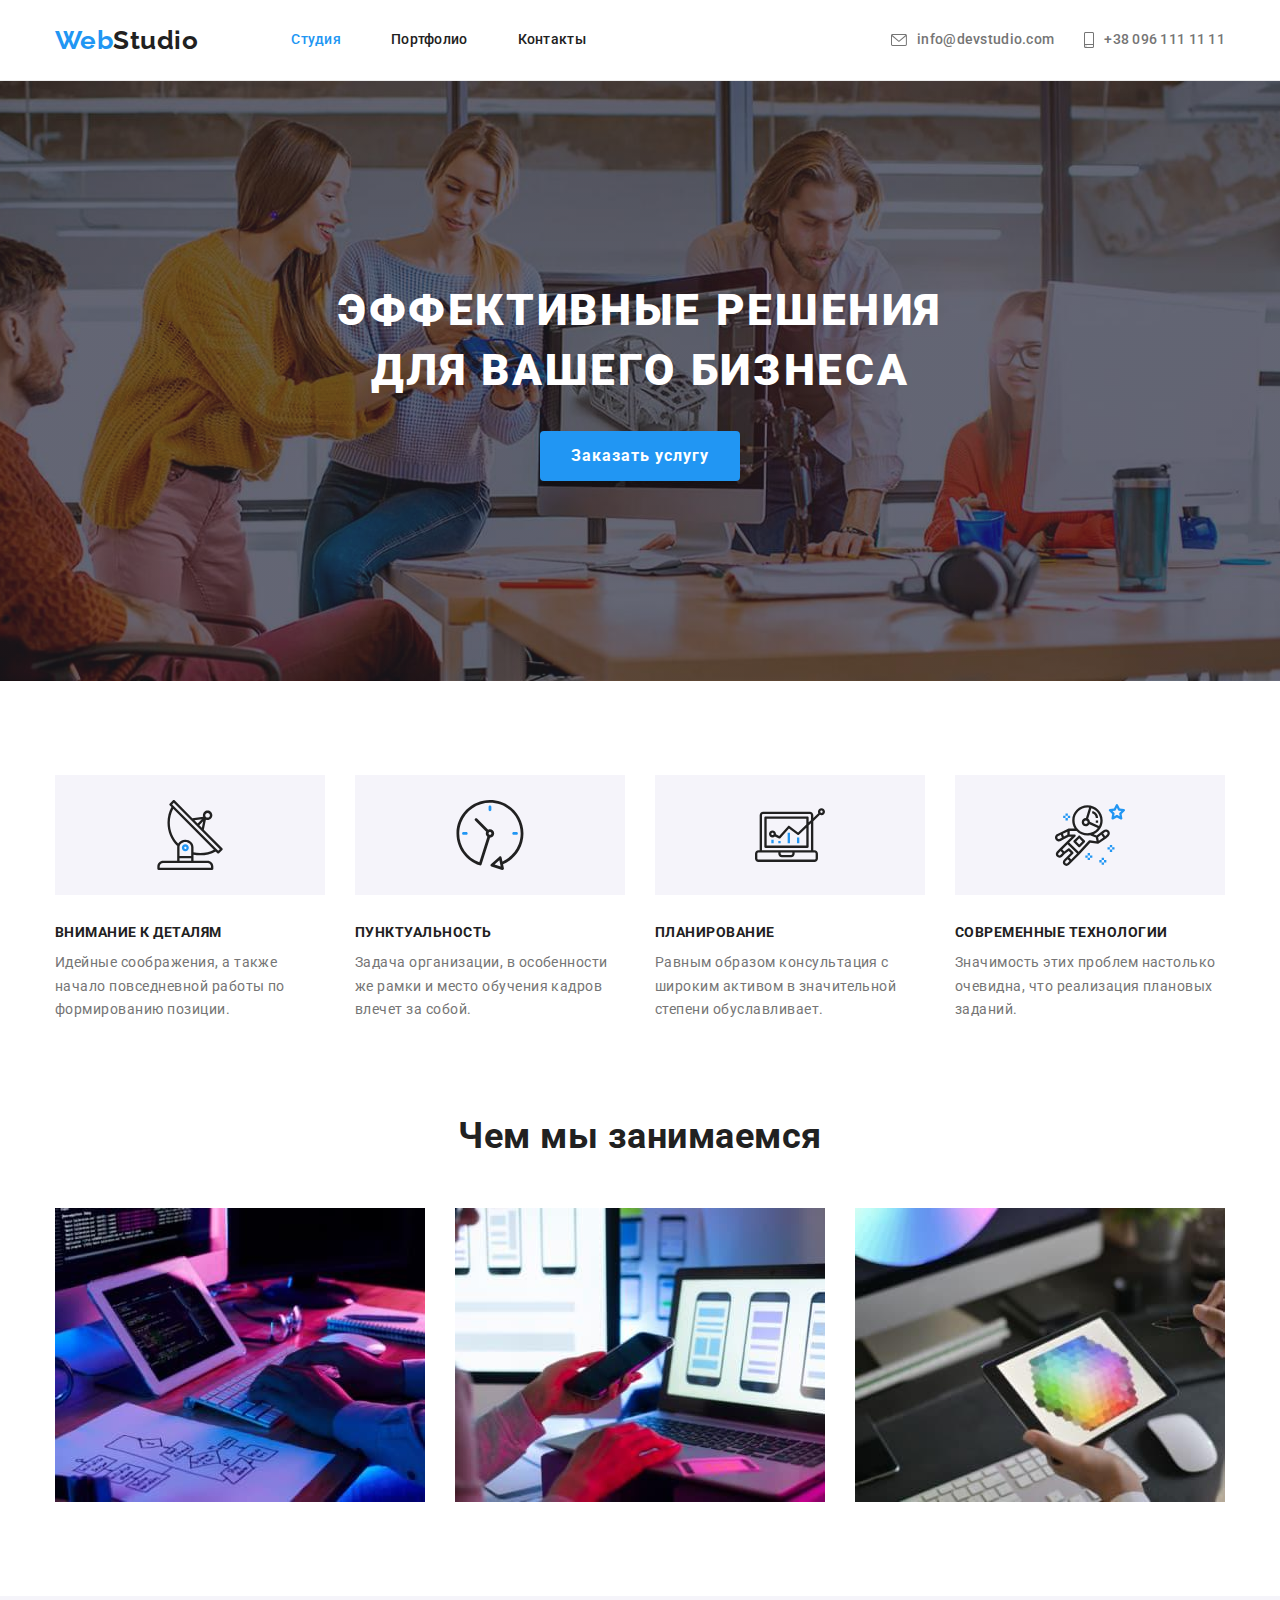
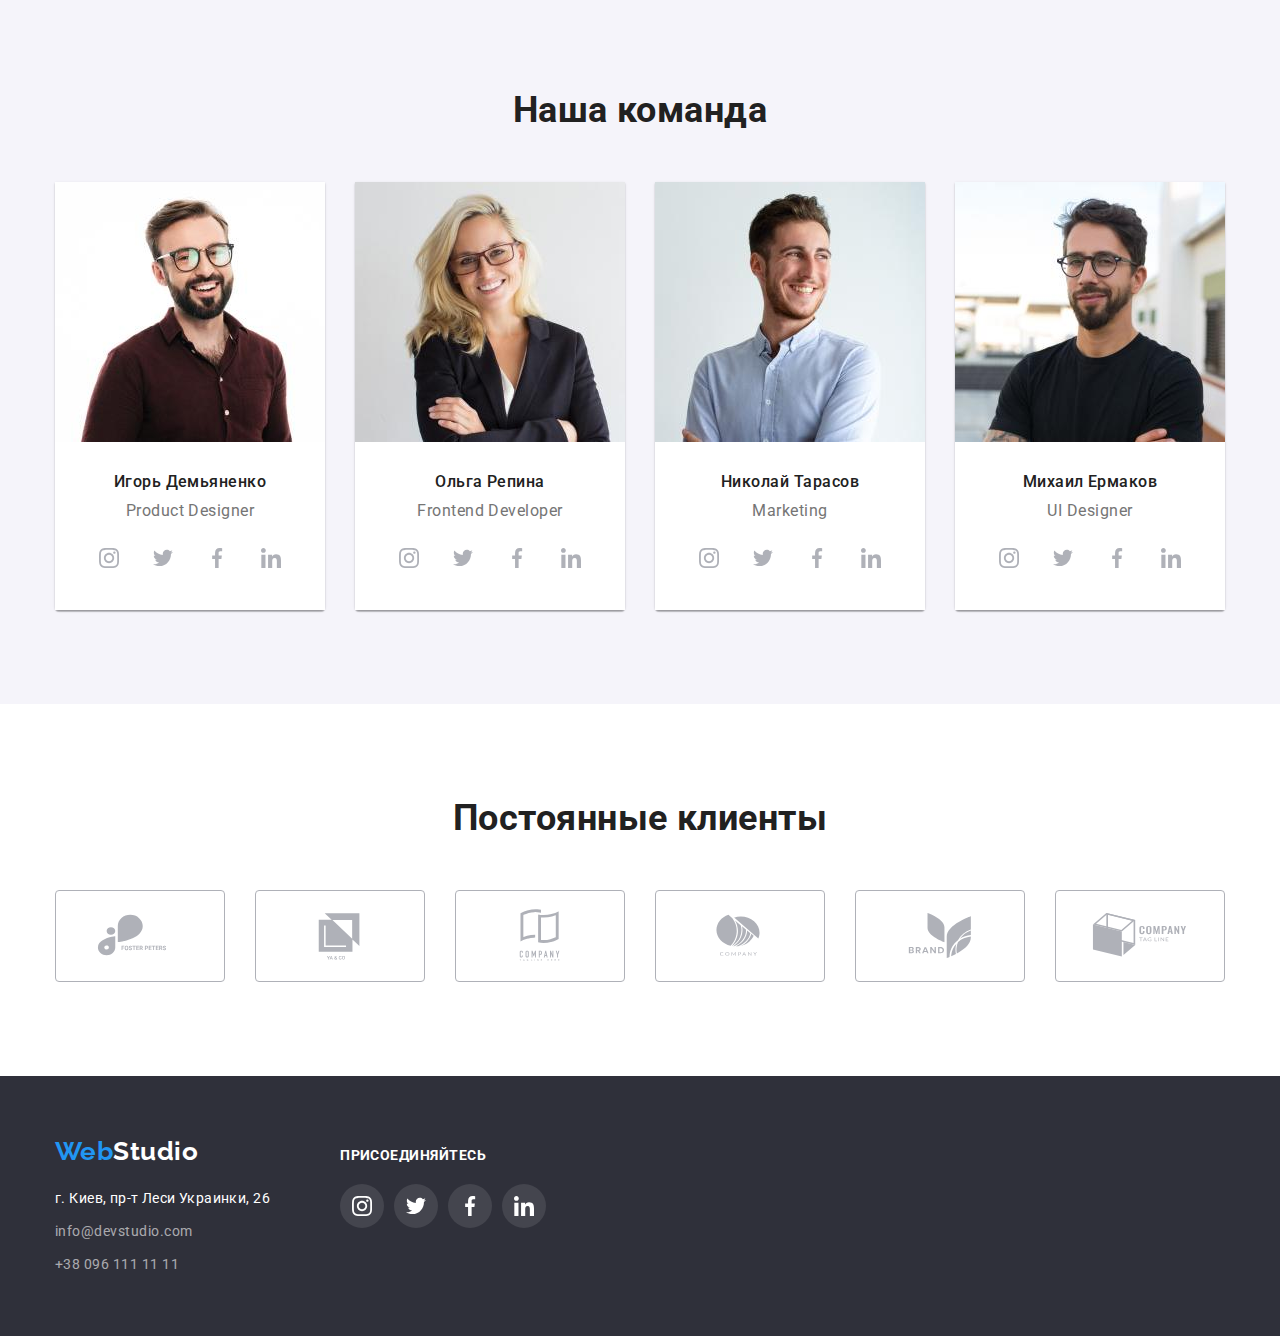
<file: index.html>
<!DOCTYPE html>
<html lang="ru">
  <head>
    <meta charset="UTF-8" />
    <meta http-equiv="X-UA-Compatible" content="IE=edge" />
    <meta name="viewport" content="width=device-width, initial-scale=1.0" />
    <title>Document</title>
    <!-- modern-normalize -->
    <link
      rel="stylesheet"
      href="https://cdnjs.cloudflare.com/ajax/libs/modern-normalize/1.1.0/modern-normalize.min.css"
    />
    <!--Подключение шрифтов-->
    <link rel="preconnect" href="https://fonts.googleapis.com" />
    <link rel="preconnect" href="https://fonts.gstatic.com" crossorigin />
    <link
      href="https://fonts.googleapis.com/css2?family=Raleway:wght@700&family=Roboto:wght@400;500;700;900&display=swap"
      rel="stylesheet"
    />
    <!--Подключение стилей-->
    <link rel="stylesheet" href="./css/styles.css" />
  </head>
  <body>
    <!-- Шапка сайта -->
    <header class="header">
      <div class="container header-container">
        <!-- Навигация -->
        <nav class="nav">
          <a class="logo-header logo" href="index.html">
            <span class="logo-web">Web</span>Studio</a
          >
          <ul class="nav-links list">
            <li class="item">
              <a class="link current" href="index.html">Студия</a>
            </li>
            <li class="item">
              <a class="link" href="./portfolio.html">Портфолио</a>
            </li>
            <li class="item">
              <a class="link" href="">Контакты</a>
            </li>
          </ul>
        </nav>
        <!-- Контакты -->
        <ul class="contact-links list">
          <li class="item contact-item">
            <a class="contact-link link" href="mailto:info@devstudio.com">
              <svg class="contact-icon envelope">
                <use
                  href="./images/sprite-icons.svg#icon-envelope"
                  width="16"
                  height="12"
                ></use>
              </svg>
              info@devstudio.com
            </a>
          </li>
          <li class="item contact-item">
            <a class="contact-link link" href="tel:+380961111111">
              <svg class="contact-icon smartphone">
                <use
                  href="./images/sprite-icons.svg#icon-smartphone"
                  width="10"
                  height="16"
                ></use>
              </svg>
              +38 096 111 11 11</a
            >
          </li>
        </ul>
      </div>
    </header>
    <!-- Мэйн -->
    <main class="main">
      <!-- Герой -->
      <section class="section-hero">
        <div class="container">
          <h1 class="hero-title">Эффективные решения для вашего бизнеса</h1>
          <button class="button" type="button">Заказать услугу</button>
        </div>
      </section>
      <!-- Преимущества -->
      <section class="section-features">
        <div class="container">
          <h2 class="section-title visually-hidden">Наши преимущества</h2>
          <ul class="features-list list">
            <li class="features-item">
              <div class="futures-image">
                <svg class="features-icon">
                  <use
                    href="./images/sprite-icons.svg#icon-antenna"
                    width="70"
                    height="70"
                  ></use>
                </svg>
              </div>
              <h3 class="features-title">Внимание к деталям</h3>
              <p class="features-descr">
                Идейные соображения, а также начало повседневной работы по
                формированию позиции.
              </p>
            </li>
            <li class="features-item">
              <div class="futures-image">
                <svg class="features-icon">
                  <use
                    href="./images/sprite-icons.svg#icon-clock"
                    width="70"
                    height="70"
                  ></use>
                </svg>
              </div>
              <h3 class="features-title">Пунктуальность</h3>
              <p class="features-descr">
                Задача организации, в особенности же рамки и место обучения
                кадров влечет за собой.
              </p>
            </li>
            <li class="features-item">
              <div class="futures-image">
                <svg class="features-icon">
                  <use
                    href="./images/sprite-icons.svg#icon-diagram"
                    width="70"
                    height="70"
                  ></use>
                </svg>
              </div>
              <h3 class="features-title">Планирование</h3>
              <p class="features-descr">
                Равным образом консультация с широким активом в значительной
                степени обуславливает.
              </p>
            </li>
            <li class="features-item">
              <div class="futures-image">
                <svg class="features-icon">
                  <use
                    href="./images/sprite-icons.svg#icon-astronaut"
                    width="70"
                    height="70"
                  ></use>
                </svg>
              </div>
              <h3 class="features-title">Современные технологии</h3>
              <p class="features-descr">
                Значимость этих проблем настолько очевидна, что реализация
                плановых заданий.
              </p>
            </li>
          </ul>
        </div>
      </section>
      <!-- Виды работ -->
      <section class="section-works">
        <div class="container">
          <h2 class="section-title works-section-title">Чем мы занимаемся</h2>
          <ul class="works-list list">
            <li class="works-list-item">
              <a href=""
                ><img
                  src="./images/software.jpg"
                  alt="разработка программного обеспечения"
                  width="370"
                  height="294"
              /></a>
            </li>
            <li class="works-list-item">
              <a href=""
                ><img
                  src="./images/adaptation.jpg"
                  alt="адаптация сайта для мобильных устройств"
                  width="370"
                  height="294"
              /></a>
            </li>
            <li class="works-list-item">
              <a href=""
                ><img
                  src="./images/design.jpg"
                  alt="дизайн сайтов"
                  width="370"
                  height="294"
              /></a>
            </li>
          </ul>
        </div>
      </section>
      <!-- Команда -->
      <section class="section-teems">
        <div class="container">
          <h2 class="section-title teems-section-title">Наша команда</h2>
          <ul class="teems-list list">
            <li class="teems-list-item">
              <img
                class="teems-list-icon"
                src="./images/demyanenko.jpg"
                alt="Игорь Демьяненко"
                width="270"
                height="260"
              />
              <div class="masters-item-description">
                <h3 class="teems-list-title">Игорь Демьяненко</h3>
                <p class="teems-list-desc" lang="en">Product Designer</p>
                <ul class="teems-social list social-list">
                  <li class="social-item">
                    <a href="" class="social-link" target="_blank">
                      <svg class="social-icon" width="20" height="20">
                        <use
                          href="./images/sprite-icons.svg#icon-instagram"
                        ></use>
                      </svg>
                    </a>
                  </li>
                  <li class="social-item">
                    <a href="" class="social-link" target="_blank">
                      <svg class="social-icon" width="20" height="20">
                        <use
                          href="./images/sprite-icons.svg#icon-twitter"
                        ></use>
                      </svg>
                    </a>
                  </li>
                  <li class="social-item">
                    <a href="" class="social-link" target="_blank">
                      <svg class="social-icon" width="20" height="20">
                        <use
                          href="./images/sprite-icons.svg#icon-facebook"
                        ></use>
                      </svg>
                    </a>
                  </li>
                  <li class="social-item">
                    <a href="" class="social-link" target="_blank">
                      <svg class="social-icon" width="20" height="20">
                        <use
                          href="./images/sprite-icons.svg#icon-linkedin"
                        ></use>
                      </svg>
                    </a>
                  </li>
                </ul>
              </div>
            </li>
            <li class="teems-list-item">
              <img
                class="teems-list-icon"
                src="./images/repina.jpg"
                alt="Ольга Репина"
                width="270"
                height="260"
              />
              <div class="masters-item-description">
                <h3 class="teems-list-title">Ольга Репина</h3>
                <p class="teems-list-desc" lang="en">Frontend Developer</p>
                <ul class="teems-social list social-list">
                  <li class="social-item">
                    <a href="" class="social-link" target="_blank">
                      <svg class="social-icon" width="20" height="20">
                        <use
                          href="./images/sprite-icons.svg#icon-instagram"
                        ></use>
                      </svg>
                    </a>
                  </li>
                  <li class="social-item">
                    <a href="" class="social-link" target="_blank">
                      <svg class="social-icon" width="20" height="20">
                        <use
                          href="./images/sprite-icons.svg#icon-twitter"
                        ></use>
                      </svg>
                    </a>
                  </li>
                  <li class="social-item">
                    <a href="" class="social-link" target="_blank">
                      <svg class="social-icon" width="20" height="20">
                        <use
                          href="./images/sprite-icons.svg#icon-facebook"
                        ></use>
                      </svg>
                    </a>
                  </li>
                  <li class="social-item">
                    <a href="" class="social-link" target="_blank">
                      <svg class="social-icon" width="20" height="20">
                        <use
                          href="./images/sprite-icons.svg#icon-linkedin"
                        ></use>
                      </svg>
                    </a>
                  </li>
                </ul>
              </div>
            </li>
            <li class="teems-list-item">
              <img
                class="teems-list-icon"
                src="./images/tarasov.jpg"
                alt="Николай Тарасов"
                width="270"
                height="260"
              />
              <div class="masters-item-description">
                <h3 class="teems-list-title">Николай Тарасов</h3>
                <p class="teems-list-desc" lang="en">Marketing</p>
                <ul class="teems-social list social-list">
                  <li class="social-item">
                    <a href="" class="social-link" target="_blank">
                      <svg class="social-icon" width="20" height="20">
                        <use
                          href="./images/sprite-icons.svg#icon-instagram"
                        ></use>
                      </svg>
                    </a>
                  </li>
                  <li class="social-item">
                    <a href="" class="social-link" target="_blank">
                      <svg class="social-icon" width="20" height="20">
                        <use
                          href="./images/sprite-icons.svg#icon-twitter"
                        ></use>
                      </svg>
                    </a>
                  </li>
                  <li class="social-item">
                    <a href="" class="social-link" target="_blank">
                      <svg class="social-icon" width="20" height="20">
                        <use
                          href="./images/sprite-icons.svg#icon-facebook"
                        ></use>
                      </svg>
                    </a>
                  </li>
                  <li class="social-item">
                    <a href="" class="social-link" target="_blank">
                      <svg class="social-icon" width="20" height="20">
                        <use
                          href="./images/sprite-icons.svg#icon-linkedin"
                        ></use>
                      </svg>
                    </a>
                  </li>
                </ul>
              </div>
            </li>
            <li class="teems-list-item">
              <img
                class="teems-list-icon"
                src="./images/yermakov.jpg"
                alt="Михаил Ермаков"
                width="270"
                height="260"
              />
              <div class="masters-item-description">
                <h3 class="teems-list-title">Михаил Ермаков</h3>
                <p class="teems-list-desc" lang="en">UI Designer</p>
                <ul class="teems-social list social-list">
                  <li class="social-item">
                    <a href="" class="social-link" target="_blank">
                      <svg class="social-icon" width="20" height="20">
                        <use
                          href="./images/sprite-icons.svg#icon-instagram"
                        ></use>
                      </svg>
                    </a>
                  </li>
                  <li class="social-item">
                    <a href="" class="social-link" target="_blank">
                      <svg class="social-icon" width="20" height="20">
                        <use
                          href="./images/sprite-icons.svg#icon-twitter"
                        ></use>
                      </svg>
                    </a>
                  </li>
                  <li class="social-item">
                    <a href="" class="social-link" target="_blank">
                      <svg class="social-icon" width="20" height="20">
                        <use
                          href="./images/sprite-icons.svg#icon-facebook"
                        ></use>
                      </svg>
                    </a>
                  </li>
                  <li class="social-item">
                    <a href="" class="social-link" target="_blank">
                      <svg class="social-icon" width="20" height="20">
                        <use
                          href="./images/sprite-icons.svg#icon-linkedin"
                        ></use>
                      </svg>
                    </a>
                  </li>
                </ul>
              </div>
            </li>
          </ul>
        </div>
      </section>
      <!-- Клиенты -->
      <section class="section-clients">
        <div class="container">
          <h2 class="section-title section-clients-title">
            Постоянные клиенты
          </h2>
          <ul class="clients-list list">
            <li class="clients-list-item">
              <a class="clients-link" href="">
                <svg class="client-icon">
                  <use
                    href="./images/sprite-icons.svg#icon-logo1"
                    width="106"
                    height="60"
                  ></use>
                </svg>
              </a>
            </li>
            <li class="clients-list-item">
              <a class="clients-link" href="">
                <svg class="client-icon">
                  <use
                    href="./images/sprite-icons.svg#icon-logo2"
                    width="106"
                    height="60"
                  ></use>
                </svg>
              </a>
            </li>
            <li class="clients-list-item">
              <a class="clients-link" href="">
                <svg class="client-icon">
                  <use
                    href="./images/sprite-icons.svg#icon-logo3"
                    width="106"
                    height="60"
                  ></use>
                </svg>
              </a>
            </li>
            <li class="clients-list-item">
              <a class="clients-link" href="">
                <svg class="client-icon">
                  <use
                    href="./images/sprite-icons.svg#icon-logo4"
                    width="106"
                    height="60"
                  ></use>
                </svg>
              </a>
            </li>
            <li class="clients-list-item">
              <a class="clients-link" href="">
                <svg class="client-icon">
                  <use
                    href="./images/sprite-icons.svg#icon-logo5"
                    width="106"
                    height="60"
                  ></use>
                </svg>
              </a>
            </li>
            <li class="clients-list-item">
              <a class="clients-link" href="">
                <svg class="client-icon">
                  <use
                    href="./images/sprite-icons.svg#icon-logo6"
                    width="106"
                    height="60"
                  ></use>
                </svg>
              </a>
            </li>
          </ul>
        </div>
      </section>
    </main>
    <!-- Футер -->
    <footer class="section-footer">
      <div class="container footer-container">
        <div class="footer-contacts">
          <a class="footer-logo logo" href="/">
            <span class="logo-web">Web</span>Studio
          </a>
          <address>
            <a
              class="adress-link"
              href="https://goo.gl/maps/LREKgnmBMirVQB2t9"
              target="_blank"
              rel="noopener noreferrer"
              >г. Киев, пр-т Леси Украинки, 26</a
            >
          </address>
          <ul class="list">
            <li>
              <a class="footer-contact-link" href="mailto:info@devstudio.com"
                >info@devstudio.com</a
              >
            </li>
            <li>
              <a class="footer-contact-link" href="tel:+380961111111"
                >+38 096 111 11 11</a
              >
            </li>
          </ul>
        </div>
        <div class="footer-invite">
          <p class="footer-invite-text">присоединяйтесь</p>
          <ul class="footer-social-list list">
            <li class="footer-social-item">
              <a href="" class="footer-social-link" target="_blank">
                <svg class="footer-social-icon" width="20" height="20">
                  <use href="./images/sprite-icons.svg#icon-instagram"></use>
                </svg>
              </a>
            </li>
            <li class="footer-social-item">
              <a href="" class="footer-social-link" target="_blank">
                <svg class="footer-social-icon" width="20" height="20">
                  <use href="./images/sprite-icons.svg#icon-twitter"></use>
                </svg>
              </a>
            </li>
            <li class="footer-social-item">
              <a href="" class="footer-social-link" target="_blank">
                <svg class="footer-social-icon" width="20" height="20">
                  <use href="./images/sprite-icons.svg#icon-facebook"></use>
                </svg>
              </a>
            </li>
            <li class="footer-social-item">
              <a href="" class="footer-social-link" target="_blank">
                <svg class="footer-social-icon" width="20" height="20">
                  <use href="./images/sprite-icons.svg#icon-linkedin"></use>
                </svg>
              </a>
            </li>
          </ul>
        </div>
      </div>
    </footer>
  </body>
</html>
</file>
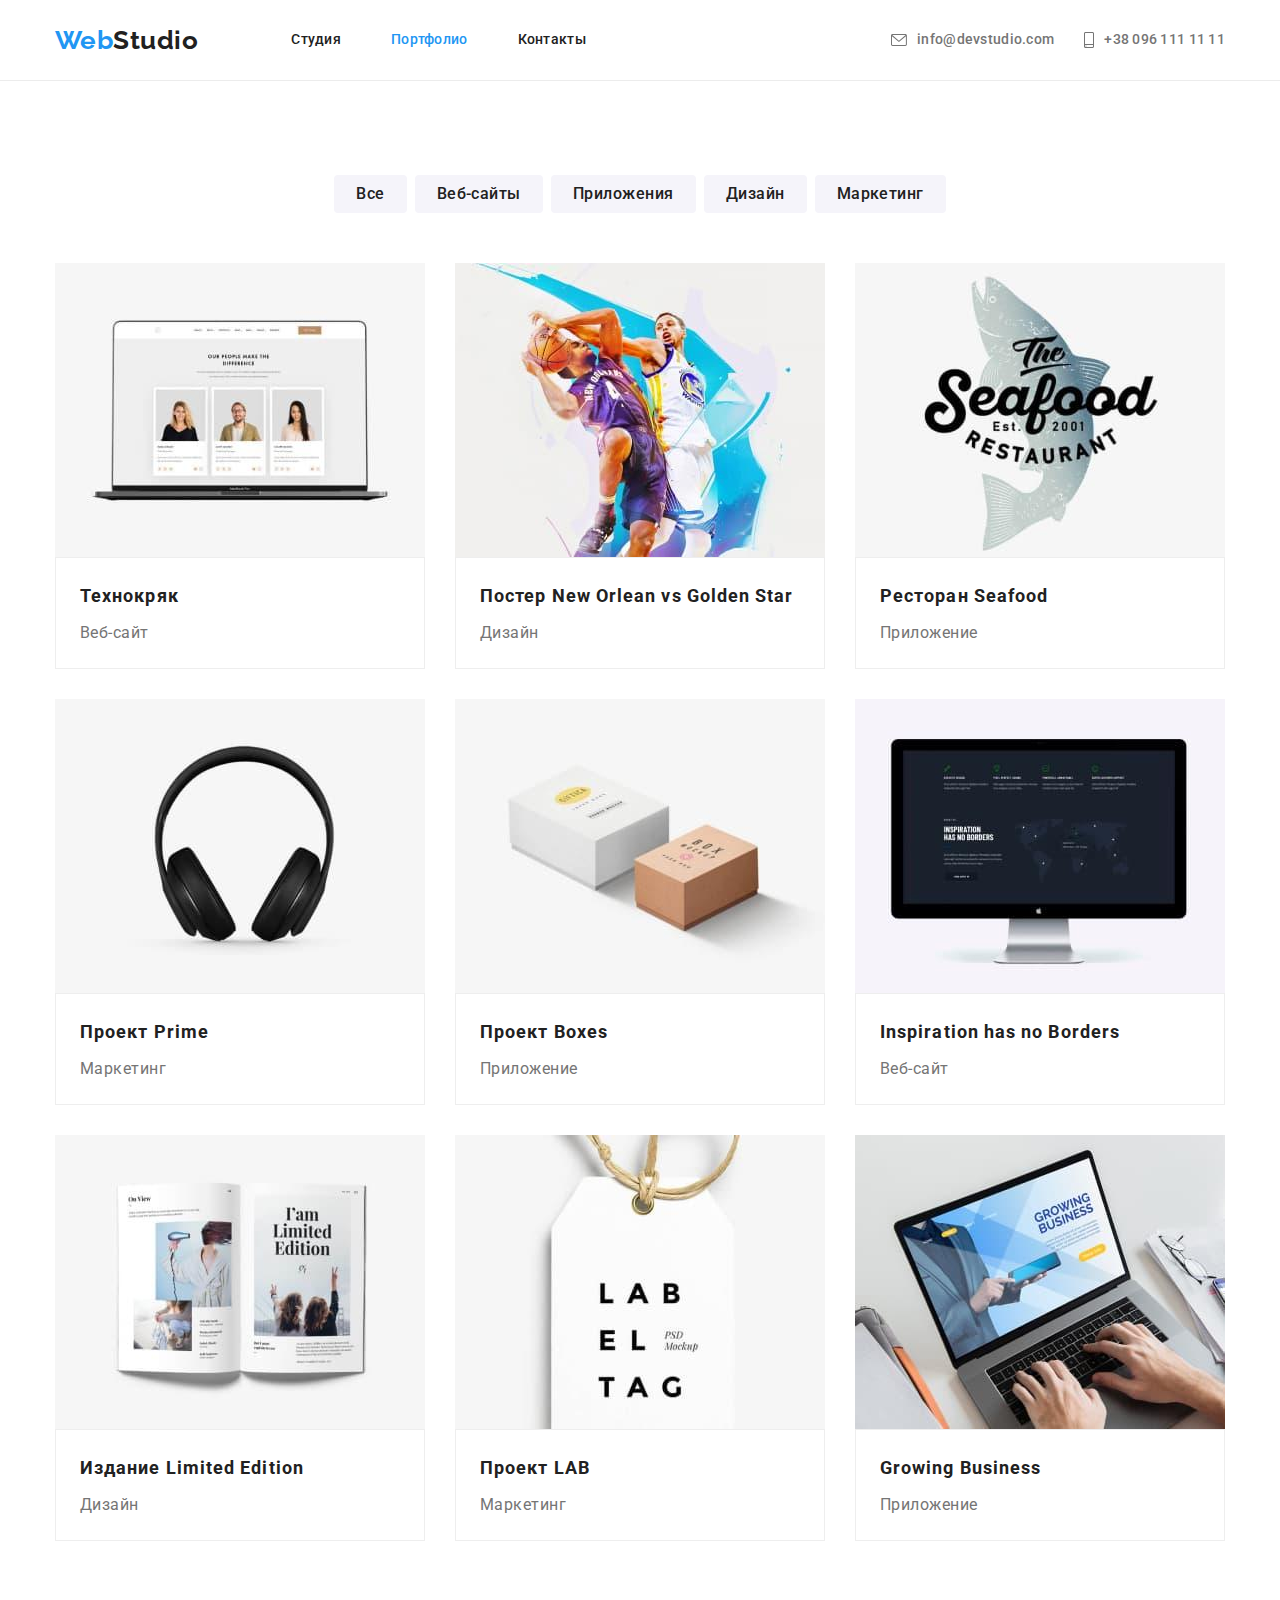
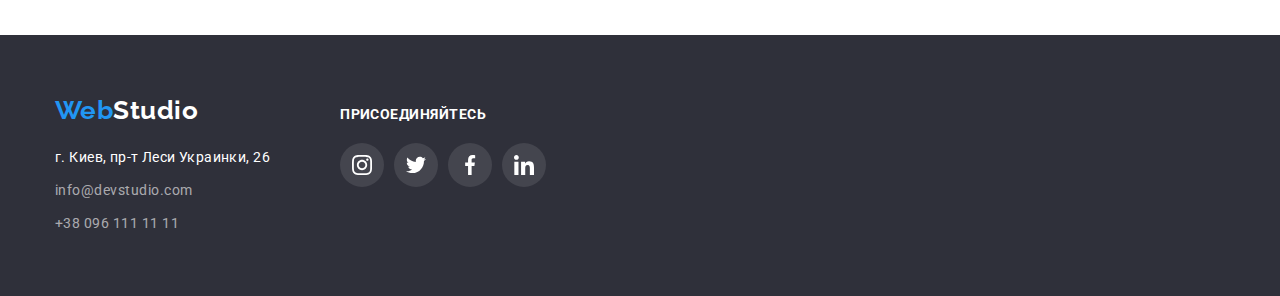
<file: portfolio.html>
<!DOCTYPE html>
<html lang="ru">
  <head>
    <meta charset="UTF-8" />
    <meta http-equiv="X-UA-Compatible" content="IE=edge" />
    <meta name="viewport" content="width=device-width, initial-scale=1.0" />
    <title>Document</title>
    <!-- modern-normalize -->
    <link
      rel="stylesheet"
      href="https://cdnjs.cloudflare.com/ajax/libs/modern-normalize/1.1.0/modern-normalize.min.css"
    />
    <!--Подключение шрифтов-->
    <link rel="preconnect" href="https://fonts.googleapis.com" />
    <link rel="preconnect" href="https://fonts.gstatic.com" crossorigin />
    <link
      href="https://fonts.googleapis.com/css2?family=Raleway:wght@700&family=Roboto:wght@400;500;700;900&display=swap"
      rel="stylesheet"
    />
    <!--Подключение стилей-->
    <link rel="stylesheet" href="./css/styles.css" />
  </head>
  <body>
    <!-- Шапка сайта -->
    <header class="header">
      <div class="container header-container">
        <!-- Навигация -->
        <nav class="nav">
          <a class="logo-header logo" href="index.html">
            <span class="logo-web">Web</span>Studio</a
          >
          <ul class="nav-links list">
            <li class="item">
              <a class="link" href="index.html">Студия</a>
            </li>
            <li class="item">
              <a class="link current" href="./portfolio.html">Портфолио</a>
            </li>
            <li class="item">
              <a class="link" href="">Контакты</a>
            </li>
          </ul>
        </nav>
        <!-- Контакты -->
        <ul class="contact-links list">
          <li class="item contact-item">
            <a class="contact-link link" href="mailto:info@devstudio.com">
              <svg class="contact-icon envelope">
                <use
                  href="./images/sprite-icons.svg#icon-envelope"
                  width="16"
                  height="12"
                ></use>
              </svg>
              info@devstudio.com
            </a>
          </li>
          <li class="item contact-item">
            <a class="contact-link link" href="tel:+380961111111">
              <svg class="contact-icon smartphone">
                <use
                  href="./images/sprite-icons.svg#icon-smartphone"
                  width="10"
                  height="16"
                ></use>
              </svg>
              +38 096 111 11 11</a
            >
          </li>
        </ul>
      </div>
    </header>
    <main class="main">
      <section class="section-portfolio">
        <div class="container">
          <h1 class="visually-hidden">Портфолио</h1>
          <!--Фильтр работ-->
          <ul class="portfolio-filter-list list">
            <li class="portfolio-filter-list-item">
              <button class="portfolio-filter-button" type="button">Все</button>
            </li>
            <li class="portfolio-filter-list-item">
              <button class="portfolio-filter-button" type="button">
                Веб-сайты
              </button>
            </li>
            <li class="portfolio-filter-list-item">
              <button class="portfolio-filter-button" type="button">
                Приложения
              </button>
            </li>
            <li class="portfolio-filter-list-item">
              <button class="portfolio-filter-button" type="button">
                Дизайн
              </button>
            </li>
            <li class="portfolio-filter-list-item">
              <button class="portfolio-filter-button" type="button">
                Маркетинг
              </button>
            </li>
          </ul>

          <!--Примеры работ-->
          <h2 class="visually-hidden">Примеры работ</h2>
          <ul class="portfolio-list list">
            <li class="portfolio-list-item">
              <a href="" class="portfolio-list-link">
                <img
                  src="./images/Projects/website-technokryak.jpg"
                  alt="Пример веб-сайта"
                  width="370"
                  height="294"
                />
                <div class="portfolio-list-card">
                  <h3 class="portfolio-list-title">Технокряк</h3>
                  <p class="portfolio-list-desk">Веб-сайт</p>
                </div>
              </a>
            </li>
            <li class="portfolio-list-item">
              <a href="" class="portfolio-list-link">
                <img
                  src="./images/Projects/design-poster.jpg"
                  alt="Постер с баскетболистами"
                  width="370"
                  height="294"
                />
                <div class="portfolio-list-card">
                  <h3 class="portfolio-list-title">
                    Постер <span lang="en">New Orlean vs Golden Star</span>
                  </h3>
                  <p class="portfolio-list-desk">Дизайн</p>
                </div>
              </a>
            </li>
            <li class="portfolio-list-item">
              <a href="" class="portfolio-list-link">
                <img
                  src="./images/Projects/app-restaurant-seafood.jpg"
                  alt="Логотип ресторана морепродуктов"
                  width="370"
                  height="294"
                />
                <div class="portfolio-list-card">
                  <h3 class="portfolio-list-title">
                    Ресторан <span lang="en">Seafood</span>
                  </h3>
                  <p class="portfolio-list-desk">Приложение</p>
                </div>
              </a>
            </li>
            <li class="portfolio-list-item">
              <a href="" class="portfolio-list-link">
                <img
                  src="./images/Projects/marketing-project-prime.jpg"
                  alt="Наушники"
                  width="370"
                  height="294"
                />
                <div class="portfolio-list-card">
                  <h3 class="portfolio-list-title">
                    Проект <span lang="en">Prime</span>
                  </h3>
                  <p class="portfolio-list-desk">Маркетинг</p>
                </div>
              </a>
            </li>
            <li class="portfolio-list-item">
              <a href="" class="portfolio-list-link">
                <img
                  src="./images/Projects/app-project-boxes.jpg"
                  alt="Различные коробки"
                  width="370"
                  height="294"
                />
                <div class="portfolio-list-card">
                  <h3 class="portfolio-list-title">
                    Проект <span lang="en">Boxes</span>
                  </h3>
                  <p class="portfolio-list-desk">Приложение</p>
                </div>
              </a>
            </li>
            <li class="portfolio-list-item">
              <a href="" class="portfolio-list-link">
                <img
                  src="./images/Projects/website-inspiration.jpg"
                  alt="Монитор"
                  width="370"
                  height="294"
                />
                <div class="portfolio-list-card">
                  <h3 class="portfolio-list-title" lang="en">
                    Inspiration has no Borders
                  </h3>
                  <p class="portfolio-list-desk">Веб-сайт</p>
                </div>
              </a>
            </li>
            <li class="portfolio-list-item">
              <a href="" class="portfolio-list-link">
                <img
                  src="./images/Projects/design-edition.jpg"
                  alt="Разворот книги"
                  width="370"
                  height="294"
                />
                <div class="portfolio-list-card">
                  <h3 class="portfolio-list-title">
                    Издание <span lang="en">Limited Edition</span>
                  </h3>
                  <p class="portfolio-list-desk">Дизайн</p>
                </div>
              </a>
            </li>
            <li class="portfolio-list-item">
              <a href="" class="portfolio-list-link">
                <img
                  src="./images/Projects/marketing-project-lab.jpg"
                  alt="Ярлык с название компании"
                  width="370"
                  height="294"
                />
                <div class="portfolio-list-card">
                  <h3 class="portfolio-list-title">
                    Проект <span lang="en">LAB</span>
                  </h3>
                  <p class="portfolio-list-desk">Маркетинг</p>
                </div>
              </a>
            </li>
            <li class="portfolio-list-item">
              <a href="" class="portfolio-list-link">
                <img
                  src="./images/Projects/app-business.jpg"
                  alt="Ноутбук"
                  width="370"
                  height="294"
                />
                <div class="portfolio-list-card">
                  <h3 class="portfolio-list-title" lang="en">
                    Growing Business
                  </h3>
                  <p class="portfolio-list-desk">Приложение</p>
                </div>
              </a>
            </li>
          </ul>
        </div>
      </section>
    </main>
    <!-- Футер -->
    <footer class="section-footer">
      <div class="container footer-container">
        <div class="footer-contacts">
          <a class="footer-logo logo" href="/">
            <span class="logo-web">Web</span>Studio
          </a>
          <address>
            <a
              class="adress-link"
              href="https://goo.gl/maps/LREKgnmBMirVQB2t9"
              target="_blank"
              rel="noopener noreferrer"
              >г. Киев, пр-т Леси Украинки, 26</a
            >
          </address>
          <ul class="list">
            <li>
              <a class="footer-contact-link" href="mailto:info@devstudio.com"
                >info@devstudio.com</a
              >
            </li>
            <li>
              <a class="footer-contact-link" href="tel:+380961111111"
                >+38 096 111 11 11</a
              >
            </li>
          </ul>
        </div>
        <div class="footer-invite">
          <p class="footer-invite-text">присоединяйтесь</p>
          <ul class="footer-social-list list">
            <li class="footer-social-item">
              <a href="" class="footer-social-link" target="_blank">
                <svg class="footer-social-icon" width="20" height="20">
                  <use href="./images/sprite-icons.svg#icon-instagram"></use>
                </svg>
              </a>
            </li>
            <li class="footer-social-item">
              <a href="" class="footer-social-link" target="_blank">
                <svg class="footer-social-icon" width="20" height="20">
                  <use href="./images/sprite-icons.svg#icon-twitter"></use>
                </svg>
              </a>
            </li>
            <li class="footer-social-item">
              <a href="" class="footer-social-link" target="_blank">
                <svg class="footer-social-icon" width="20" height="20">
                  <use href="./images/sprite-icons.svg#icon-facebook"></use>
                </svg>
              </a>
            </li>
            <li class="footer-social-item">
              <a href="" class="footer-social-link" target="_blank">
                <svg class="footer-social-icon" width="20" height="20">
                  <use href="./images/sprite-icons.svg#icon-linkedin"></use>
                </svg>
              </a>
            </li>
          </ul>
        </div>
      </div>
    </footer>
  </body>
</html>
</file>
<file: css/styles.css>
/* Задает переменные для цвета */
:root {
  --primary-text-color: #757575;
  --title-text-color: #212121;
  --accent-color: #2196f3;
  --primary-white-color: #ffffff;
  --button-background-color: #f5f4fa;
  --primary-icon-color: #afb1b8;

  --base-font-size: 14px;
}

body,
h1,
h2,
h3,
h4,
p,
ul,
li {
  margin: 0;
}

ul {
  padding: 0;
}

button {
  cursor: pointer;
}

img {
  display: block;
  max-width: 100%;
}

body {
  font-family: 'Roboto', sans-serif;
  letter-spacing: 0.03em;

  color: var(--primary-text-color);
  background-color: var(--primary-white-color);
}

.visually-hidden {
  position: absolute;
  white-space: nowrap;
  width: 1px;
  height: 1px;
  overflow: hidden;
  border: 0;
  padding: 0;
  clip: rect(0 0 0 0);
  clip-path: inset(50%);
  margin: -1px;
}

.container {
  width: 1200px;
  margin: 0 auto;
  padding-left: 15px;
  padding-right: 15px;
}

.list {
  list-style-type: none;
}

/* ----------Шапка сайта---------- */

.header {
  border-bottom: 1px solid #ececec;
}

.header-container {
  display: flex;
}

/* ----------Навигация---------- */

.nav {
  display: flex;
  align-items: center;
}

.nav .logo-header {
  margin-right: 93px;
  padding-top: 24px;
  padding-bottom: 24px;
}

.nav-links {
  display: flex;
}

.nav-links .item:not(:last-child) {
  margin-right: 50px;
}

.nav-links .link {
  display: block;
  padding-top: 32px;
  padding-bottom: 32px;
}

.contact-links {
  display: flex;
  margin-left: auto;
}

.contact-links .item:not(:last-child) {
  margin-right: 30px;
}

.contact-link {
  display: flex;
  align-items: center;
  /* justify-content: center; */

  padding-top: 32px;
  padding-bottom: 32px;
}

.contact-icon.envelope {
  width: 16px;
  height: 12px;
  margin-right: 10px;
  fill: currentColor;
}

.contact-icon.smartphone {
  width: 10px;
  height: 16px;
  margin-right: 10px;

  fill: currentColor;
}

.contact-link:hover .contact-icon,
.contact-link:focus .contact-icon,
.contact-link:hover .contact-icon,
.contact-link:focus .contact-icon {
  fill: var(--accent-color);
}

.logo {
  font-family: Raleway, sans-serif;
  font-weight: 700;
  font-size: 26px;
  line-height: 1.19;
}

.logo-header {
  text-decoration: none;
  color: var(--title-text-color);
}

.logo-web {
  color: var(--accent-color);
}

.link {
  text-decoration: none;
  font-weight: 500;
  font-size: var(--base-font-size);
  line-height: 1.14;
  letter-spacing: 0.02em;

  color: var(--title-text-color);
}

.link:hover,
.link:focus {
  color: var(--accent-color);
}

.link.current {
  color: var(--accent-color);
}

.contact-link {
  color: var(--primary-text-color);
}

/* ----------Герой---------- */

.section-hero {
  max-width: 1600px;
  margin-right: auto;
  margin-left: auto;
  padding-top: 200px;
  padding-bottom: 200px;

  background-color: #2f303a;
  background-image: linear-gradient(
      to right,
      rgba(47, 48, 58, 0.4),
      rgba(47, 48, 58, 0.4) 40%
    ),
    url('../images/bg-Img.jpg');

  background-repeat: no-repeat;
  background-position: center;
  background-size: cover;
}

.hero-title {
  width: 696px;
  margin-left: auto;
  margin-right: auto;
  margin-bottom: 30px;
  text-align: center;

  font-weight: 900;
  font-size: 44px;
  line-height: 1.36;
  letter-spacing: 0.06em;
  text-transform: uppercase;

  color: var(--primary-white-color);
}

.section-hero .button {
  margin-left: auto;
  margin-right: auto;
}

.button {
  display: block;
  min-width: 200px;
  height: 50px;

  background-color: var(--accent-color);
  box-shadow: 0px 4px 4px rgba(0, 0, 0, 0.15);
  border-radius: 4px;
  border-style: none;

  font-weight: 700;
  font-size: 16px;
  line-height: 1.88;
  text-align: center;
  letter-spacing: 0.06em;

  color: var(--primary-white-color);
}

.button:hover,
.button:focus {
  background-color: #188ce8;
}

.section-title {
  font-weight: 700;
  font-size: 36px;
  line-height: 1.16;
  text-align: center;

  color: var(--title-text-color);
}

/* ----------Преимущества---------- */

.section-features {
  padding-top: 94px;
}

.features-list {
  display: flex;
  flex-wrap: wrap;
  margin-left: -30px;
}

.features-item {
  /* flex-basis: calc((100% - 4 * 30px) / 4); */
  flex-basis: calc(100% / 4 - 30px);
  margin-left: 30px;
}

.futures-image {
  width: 270px;
  height: 120px;

  display: flex;
  justify-content: center;
  align-items: center;

  background-color: var(--button-background-color);
}

.features-icon {
  width: 70px;
  height: 70px;
}

.features-title {
  margin-bottom: 10px;
  padding-top: 30px;

  font-weight: 700;
  font-size: var(--base-font-size);
  line-height: 1.14;
  text-transform: uppercase;

  color: var(--title-text-color);
}

.features-descr {
  font-size: var(--base-font-size);
  line-height: 1.71;
}

/* ----------Виды работ---------- */

.section-works {
  padding-top: 94px;
  padding-bottom: 94px;
}

.works-section-title {
  margin-bottom: 50px;
}

.works-list {
  display: flex;
  flex-wrap: wrap;
  margin-left: -30px;
}

.works-list-item {
  flex-basis: calc(100% / 3 - 30px);
  margin-left: 30px;
}

/* ----------Команда---------- */

.section-teems {
  padding-top: 94px;
  padding-bottom: 94px;

  background-color: #f5f4fa;
}

.teems-section-title {
  margin-bottom: 50px;
}

.teems-list {
  display: flex;
  flex-wrap: wrap;
  margin-left: -30px;
}

.teems-list-item {
  flex-basis: calc(100% / 4 -30px);
  margin-left: 30px;

  box-shadow: 0px 1px 3px rgba(0, 0, 0, 0.12), 0px 1px 1px rgba(0, 0, 0, 0.14),
    0px 2px 1px rgba(0, 0, 0, 0.2);
  border-radius: 0px 0px 4px 4px;
}

.masters-item-description {
  padding-top: 30px;
  padding-bottom: 30px;

  background-color: var(--primary-white-color);
}

.teems-list-title {
  margin-bottom: 10px;

  font-weight: 500;
  font-size: 16px;
  line-height: 1.19;
  text-align: center;

  color: var(--title-text-color);
}

.teems-list-desc {
  margin-bottom: 16px;

  font-size: 16px;
  line-height: 1.19;
  text-align: center;

  color: var(--primary-text-color);
}

.social-list {
  display: flex;
  justify-content: center;
}

.social-item {
  width: 44px;
  height: 44px;
  margin-right: 10px;
}

.social-item:last-child {
  margin-right: 0;
}

.social-icon {
  width: 20px;
  height: 20px;

  fill: var(--primary-icon-color);
}

.social-link {
  width: 100%;
  height: 100%;

  display: flex;
  align-items: center;
  justify-content: center;

  border-radius: 50%;
  background-color: var(--primary-white-color);
}

.social-link:hover,
.social-link:focus {
  background-color: var(--accent-color);
}

.social-link:hover .social-icon,
.social-link:focus .social-icon {
  fill: var(--primary-white-color);
}

/* ----------Клиенты---------- */

.section-clients {
  padding-top: 94px;
  padding-bottom: 94px;
}

.section-clients-title {
  margin-bottom: 50px;
}

.clients-list {
  display: flex;
  margin-left: -30px;
}

.clients-list-item {
  flex-basis: calc(100% / 6 - 30px);
  margin-left: 30px;
  height: 92px;
}

.clients-link {
  display: flex;
  align-items: center;
  justify-content: center;

  width: 100%;
  height: 100%;

  border: 1px solid #afb1b8;
  border-radius: 4px;
}

.clients-link:hover,
.clients-link:focus {
  border: 1px solid var(--accent-color);
}

.client-icon {
  width: 106px;
  height: 60px;

  fill: var(--primary-icon-color);
}

.clients-link:hover .client-icon,
.clients-link:focus .client-icon {
  fill: var(--accent-color);
}

/* ----------Футер---------- */

.section-footer {
  padding-top: 60px;
  padding-bottom: 60px;

  background-color: #2f303a;
}

.footer-logo {
  display: block;
  margin-bottom: 20px;

  text-decoration: none;
  color: var(--primary-white-color);
}

.footer-contacts {
  margin-right: 70px;
}

.adress-link {
  text-decoration: none;
  font-style: normal;
  font-size: var(--base-font-size);
  line-height: 1.71;
  letter-spacing: 0.03em;

  color: var(--primary-white-color);
}

.footer-contact-link {
  display: block;
  margin-top: 9px;

  text-decoration: none;
  font-size: var(--base-font-size);
  line-height: 1.71;

  color: rgba(255, 255, 255, 0.6);
}

.footer-container {
  display: flex;
  align-items: baseline;
}

.footer-invite-text {
  margin-bottom: 20px;

  font-weight: 700;
  font-size: 14px;
  line-height: 1.14;
  text-transform: uppercase;

  color: var(--primary-white-color);
}

.footer-social-list {
  display: flex;
  justify-content: center;
}

.footer-social-item {
  width: 44px;
  height: 44px;
  margin-right: 10px;
}

.footer-social-item:last-child {
  margin-right: 0;
}

.footer-social-link {
  width: 100%;
  height: 100%;

  display: flex;
  align-items: center;
  justify-content: center;

  border-radius: 50%;
  background: rgba(255, 255, 255, 0.1);
}

.footer-social-icon {
  width: 20px;
  height: 20px;

  fill: var(--primary-white-color);
}

.footer-social-link:hover,
.footer-social-link:focus {
  background-color: var(--accent-color);
}

/* ----------Портфолио---------- */

.section-portfolio {
  padding-top: 94px;
  padding-bottom: 94px;
}

.portfolio-filter-list {
  display: flex;
  justify-content: center;
  margin-bottom: 50px;
}

.portfolio-filter-list-item:not(:last-child) {
  margin-right: 8px;
}

.portfolio-filter-button {
  padding: 6px 22px;

  font-weight: 500;
  font-size: 16px;
  line-height: 1.63;
  text-align: center;
  letter-spacing: 0.03em;

  border-radius: 4px;
  border-style: none;

  background: var(--button-background-color);
  color: var(--title-text-color);
}

.portfolio-filter-button:hover,
.portfolio-filter-button:focus {
  background-color: var(--accent-color);

  box-shadow: 0px 3px 1px rgba(0, 0, 0, 0.1), 0px 1px 2px rgba(0, 0, 0, 0.08),
    0px 2px 2px rgba(0, 0, 0, 0.12);

  color: var(--primary-white-color);
}

.portfolio-list {
  display: flex;
  flex-wrap: wrap;
  margin-left: -30px;
  margin-bottom: -30px;
}

.portfolio-list-item {
  flex-basis: calc(100% / 3 - 30px);
  margin-left: 30px;
  margin-bottom: 30px;
}

.portfolio-list-link {
  display: block;
  text-decoration: none;
}

.portfolio-list-link:hover,
.portfolio-list-link:focus {
  box-shadow: 0px 1px 1px rgba(0, 0, 0, 0.12), 0px 4px 4px rgba(0, 0, 0, 0.06),
    1px 4px 6px rgba(0, 0, 0, 0.16);
}

.portfolio-list-card {
  border: 1px solid #eeeeee;
  padding: 20px 24px;
}

.portfolio-list-title {
  margin-bottom: 4px;

  font-weight: 700;
  font-size: 18px;
  line-height: 2;
  letter-spacing: 0.06em;

  color: var(--title-text-color);
}

.portfolio-list-desk {
  font-size: 16px;
  line-height: 1.88;

  color: var(--primary-text-color);
}
</file>
